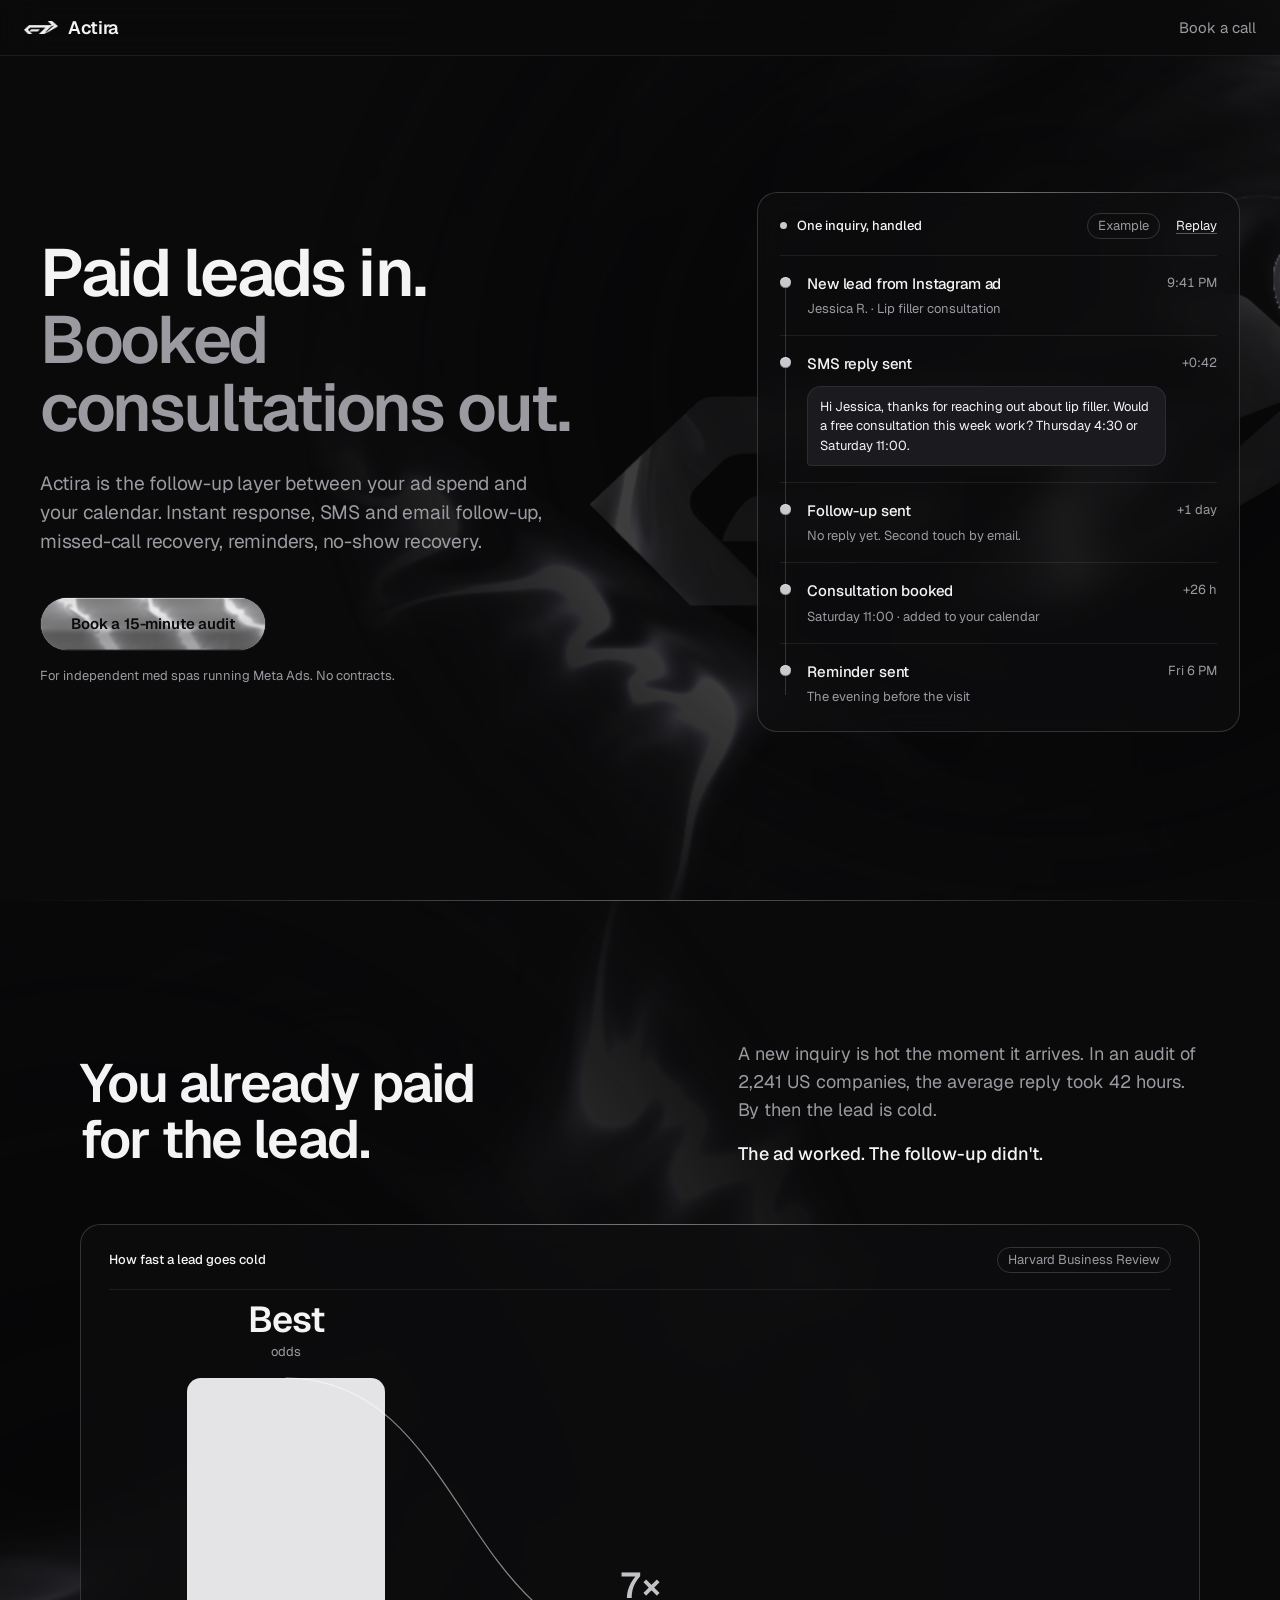
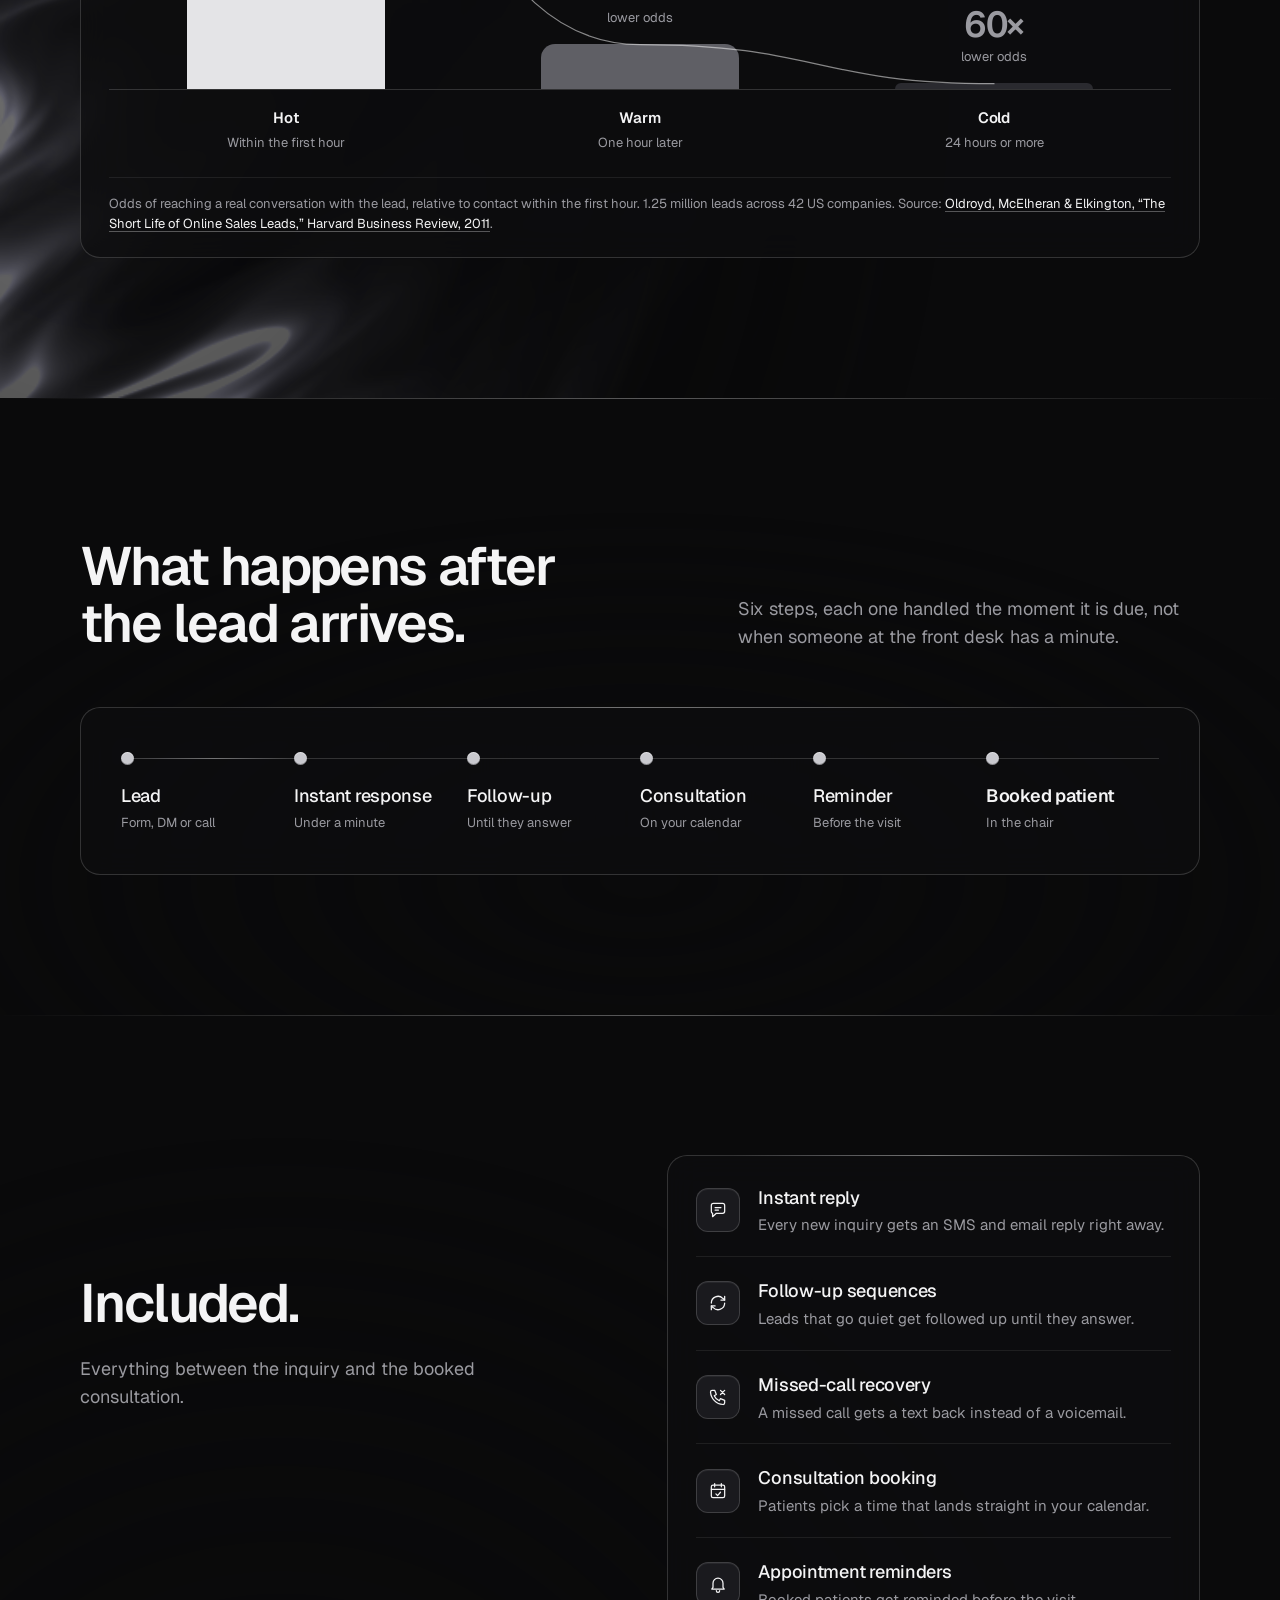
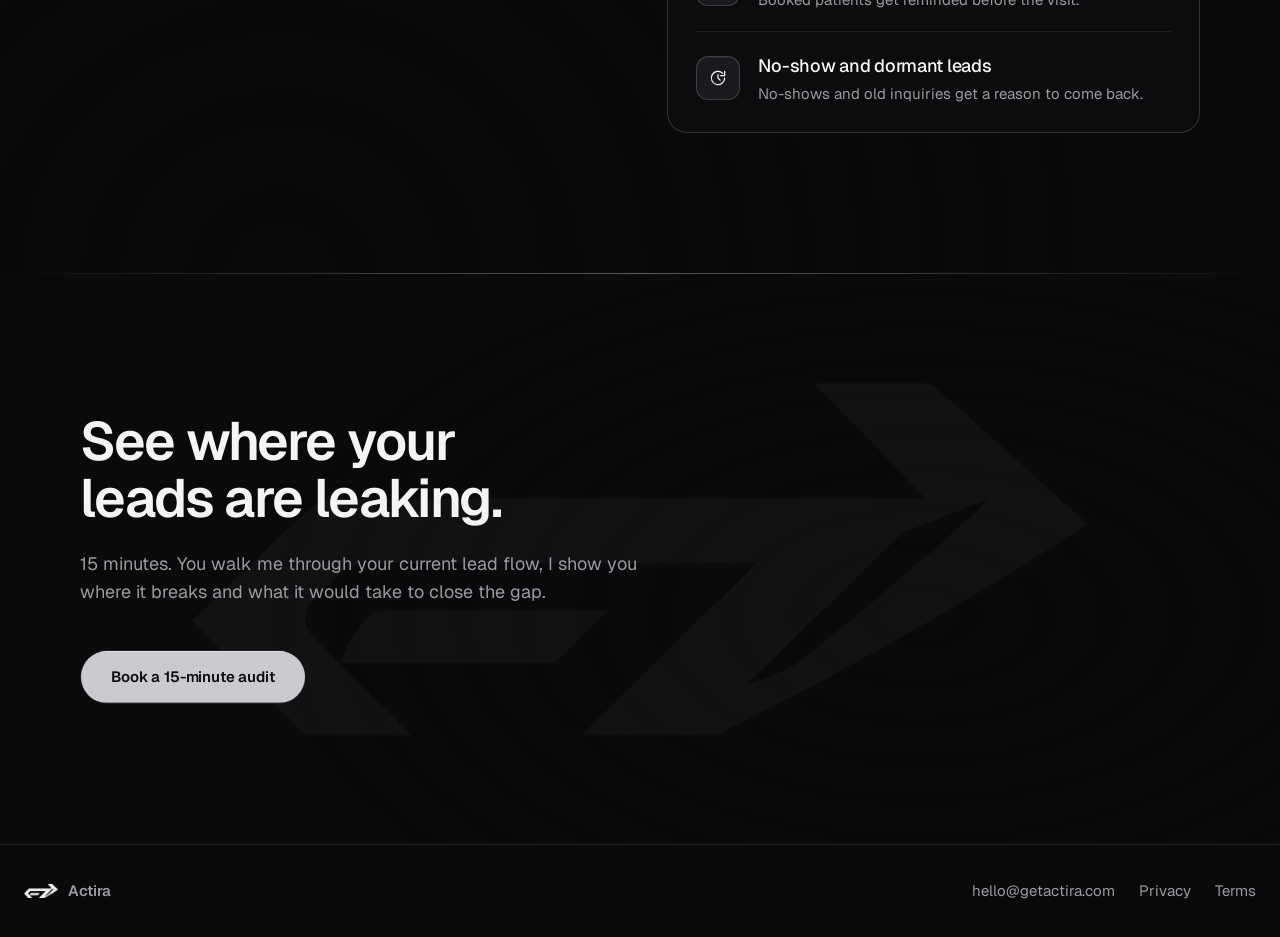
<file: index.html>
<!doctype html>
<html lang="en">
<head>
  <meta charset="utf-8">
  <meta name="viewport" content="width=device-width, initial-scale=1">
  <title>Actira — Paid leads in. Booked consultations out.</title>
  <meta name="description" content="Actira is the follow-up layer between a med spa's ad spend and its calendar. Instant response, SMS and email follow-up, missed-call recovery, reminders, no-show recovery.">
  <meta name="theme-color" content="#0a0a0b">
  <link rel="icon" href="/favicon.png" type="image/png">
  <link rel="canonical" href="https://getactira.com/">
  <meta property="og:title" content="Actira — Paid leads in. Booked consultations out.">
  <meta property="og:description" content="The follow-up layer between your ad spend and your calendar. For independent med spas.">
  <meta property="og:url" content="https://getactira.com/">
  <meta property="og:type" content="website">
  <meta property="og:image" content="https://getactira.com/assets/og.png">
  <meta name="twitter:card" content="summary_large_image">
  <link rel="preconnect" href="https://fonts.googleapis.com">
  <link rel="preconnect" href="https://fonts.gstatic.com" crossorigin>
  <link rel="stylesheet" href="https://fonts.googleapis.com/css2?family=Geist:wght@400;500;600&display=swap">
  <link rel="stylesheet" href="/style.css?v=11">
  <script>document.documentElement.classList.add("js");</script>
  <script src="/site.js?v=10" defer></script>
  <script type="application/ld+json">
  {
    "@context": "https://schema.org",
    "@type": "Organization",
    "name": "Actira",
    "url": "https://getactira.com/",
    "logo": "https://getactira.com/assets/mark-800.png",
    "email": "hello@getactira.com",
    "description": "Lead-to-booking follow-up systems for independent med spas."
  }
  </script>
</head>
<body>
<!--
THESIS: A follow-up layer sold like infrastructure. The hero shows the product working instead of
describing it. Refuses the agency landing page: no illustration hero, no stat row, no logo strip.
OWN-WORLD: One ground (#0a0a0b), dial-white type, one material: liquid chrome rendered live in
WebGL. Near-black with silver veins as the field behind every section, each field placed
differently; brushed silver on the actions. The lead temperature chart stays flat: three tones, no material.
Frosted panels sit over the chrome. Sections meet on a single fading chrome beam. Geist, two weights.
STORY: You already paid for the lead. It goes cold within the hour (HBR 2011: 7x lower odds one
hour later, 60x after a day). Actira handles every step the moment it is due. Book 15 minutes.
FIRST VIEWPORT: Full-height liquid chrome field, Actira mark cut out of chrome at right. Left:
two-line display headline, lead, silver CTA, qualifier. Right: live example of one inquiry going
from form to booked consultation.
FORM: Instrument panel / product datasheet, brief-pinned by the founder, no roll.
FINISH: unreviewed and undocumented is unfinished; this build ends with a batched inspection,
the detector pass, and PRODUCT.md.
-->

<header class="nav">
  <a class="brand" href="/" aria-label="Actira home">
    <img class="brand-mark" src="/assets/mark-160.png" width="34" height="13" alt="">
    <span class="wordmark">Actira</span>
  </a>
  <nav class="nav-links" aria-label="Main">
    <a class="nav-link" href="https://cal.com/getactira/15" data-cal-link="getactira/15" data-cal-namespace="audit" data-cal-config='{"layout":"month_view","theme":"dark"}'>Book a call</a>
  </nav>
</header>

<main>
  <section class="hero" aria-labelledby="hero-title">
    <div class="hero-chrome" data-liquid-chrome="hero" aria-hidden="true"></div>
    <div class="hero-mark" data-liquid-chrome="mark" aria-hidden="true"></div>

    <div class="hero-inner">
      <div class="hero-copy">
        <h1 id="hero-title" class="display">
          <span class="line">Paid leads in.</span>
          <span class="line">Booked consultations out.</span>
        </h1>
        <p class="lead">
          Actira is the follow-up layer between your ad spend and your calendar.
          Instant response, SMS and email follow-up, missed-call recovery,
          reminders, no-show recovery.
        </p>
        <div class="actions">
          <a class="btn-chrome" href="https://cal.com/getactira/15" data-cal-link="getactira/15" data-cal-namespace="audit" data-cal-config='{"layout":"month_view","theme":"dark"}'>
            <span class="btn-chrome-fx" data-liquid-chrome="button" aria-hidden="true"></span>
            <span class="btn-chrome-label">Book a 15-minute audit</span>
          </a>
          <p class="qualifier">For independent med spas running Meta Ads. No contracts.</p>
        </div>
      </div>

      <figure class="demo glass" data-demo tabindex="-1" aria-label="Example: one inquiry handled from form to booked consultation">
        <figcaption class="card-head">
          <span class="demo-pulse" aria-hidden="true"></span>
          <span class="card-title">One inquiry, handled</span>
          <span class="tag">Example</span>
          <button type="button" class="demo-replay" data-demo-replay hidden>Replay</button>
        </figcaption>
        <ol class="demo-feed">
          <li class="demo-row" data-step>
            <span class="demo-node" aria-hidden="true"></span>
            <div class="demo-body">
              <span class="demo-title">New lead from Instagram ad</span>
              <span class="demo-meta">Jessica R. · Lip filler consultation</span>
            </div>
            <span class="demo-time">9:41 PM</span>
          </li>
          <li class="demo-row" data-step>
            <span class="demo-node" aria-hidden="true"></span>
            <div class="demo-body">
              <span class="demo-title">SMS reply sent</span>
              <p class="demo-bubble">Hi Jessica, thanks for reaching out about lip filler. Would a free consultation this week work? Thursday 4:30 or Saturday 11:00.</p>
            </div>
            <span class="demo-time">+0:42</span>
          </li>
          <li class="demo-row" data-step>
            <span class="demo-node" aria-hidden="true"></span>
            <div class="demo-body">
              <span class="demo-title">Follow-up sent</span>
              <span class="demo-meta">No reply yet. Second touch by email.</span>
            </div>
            <span class="demo-time">+1 day</span>
          </li>
          <li class="demo-row" data-step>
            <span class="demo-node" aria-hidden="true"></span>
            <div class="demo-body">
              <span class="demo-title">Consultation booked</span>
              <span class="demo-meta">Saturday 11:00 · added to your calendar</span>
            </div>
            <span class="demo-time">+26 h</span>
          </li>
          <li class="demo-row" data-step>
            <span class="demo-node" aria-hidden="true"></span>
            <div class="demo-body">
              <span class="demo-title">Reminder sent</span>
              <span class="demo-meta">The evening before the visit</span>
            </div>
            <span class="demo-time">Fri 6 PM</span>
          </li>
        </ol>
      </figure>
    </div>
  </section>

  <section class="band problem" aria-labelledby="problem-title">
    <div class="beam" aria-hidden="true"></div>
    <div class="field field-problem" data-liquid-chrome="still" aria-hidden="true"></div>
    <div class="col">
      <div class="section-head" data-reveal>
        <h2 id="problem-title" class="headline">You already paid for the lead.</h2>
        <div>
          <p class="body">
            A new inquiry is hot the moment it arrives. In an audit of 2,241 US
            companies, the average reply took 42 hours. By then the lead is cold.
          </p>
          <p class="body strong">The ad worked. The follow-up didn't.</p>
        </div>
      </div>

      <figure class="temp glass" data-reveal>
        <figcaption class="card-head">
          <span class="card-title">How fast a lead goes cold</span>
          <span class="tag"><span class="tag-long">Harvard Business Review</span><span class="tag-short">HBR 2011</span></span>
        </figcaption>

        <div class="temp-chart" role="img" aria-label="Leads contacted within the first hour have the best odds of a real conversation. One hour later the odds are nearly 7 times lower. After 24 hours they are more than 60 times lower.">
          <svg class="temp-curve" viewBox="0 0 600 100" preserveAspectRatio="none" aria-hidden="true">
            <path d="M100 0 C 200 0, 200 85.7, 300 85.7 S 400 98.3, 500 98.3" pathLength="1" vector-effect="non-scaling-stroke"/>
          </svg>
          <div class="temp-col temp-hot" style="--h:100%">
            <div class="temp-value"><span class="temp-num">Best</span><span class="temp-unit">odds</span></div>
            <div class="temp-bar"></div>
          </div>
          <div class="temp-col temp-warm" style="--h:14.3%">
            <div class="temp-value"><span class="temp-num">7×</span><span class="temp-unit">lower odds</span></div>
            <div class="temp-bar"></div>
          </div>
          <div class="temp-col temp-cold" style="--h:1.7%">
            <div class="temp-value"><span class="temp-num">60×</span><span class="temp-unit">lower odds</span></div>
            <div class="temp-bar"></div>
          </div>
        </div>

        <div class="temp-axis" aria-hidden="true">
          <div><span class="temp-stage">Hot</span><span class="temp-time">Within the first hour</span></div>
          <div><span class="temp-stage">Warm</span><span class="temp-time">One hour later</span></div>
          <div><span class="temp-stage">Cold</span><span class="temp-time">24 hours or more</span></div>
        </div>

        <p class="temp-source">
          Odds of reaching a real conversation with the lead, relative to contact within the first
          hour. 1.25 million leads across 42 US companies. Source:
          <a href="https://hbr.org/2011/03/the-short-life-of-online-sales-leads" target="_blank" rel="noopener">Oldroyd, McElheran &amp; Elkington, “The Short Life of Online Sales Leads,” Harvard Business Review, 2011</a>.
        </p>
      </figure>
    </div>
  </section>

  <section class="band flow" aria-labelledby="flow-title">
    <div class="beam" aria-hidden="true"></div>
    <div class="field field-flow" data-liquid-chrome="still" aria-hidden="true"></div>
    <div class="col">
      <div class="section-head" data-reveal>
        <h2 id="flow-title" class="headline">What happens after the lead arrives.</h2>
        <p class="body">Six steps, each one handled the moment it is due, not when someone at the front desk has a minute.</p>
      </div>
      <div class="instrument glass" data-reveal>
        <ol class="rail">
          <li style="--i:0"><span class="node"></span><span class="step">Lead</span><span class="sub">Form, DM or call</span></li>
          <li style="--i:1"><span class="node"></span><span class="step">Instant response</span><span class="sub">Under a minute</span></li>
          <li style="--i:2"><span class="node"></span><span class="step">Follow-up</span><span class="sub">Until they answer</span></li>
          <li style="--i:3"><span class="node"></span><span class="step">Consultation</span><span class="sub">On your calendar</span></li>
          <li style="--i:4"><span class="node"></span><span class="step">Reminder</span><span class="sub">Before the visit</span></li>
          <li style="--i:5"><span class="node"></span><span class="step">Booked patient</span><span class="sub">In the chair</span></li>
        </ol>
      </div>
    </div>
  </section>

  <section class="band included" aria-labelledby="included-title">
    <div class="beam" aria-hidden="true"></div>
    <div class="field field-included" data-liquid-chrome="still" aria-hidden="true"></div>
    <div class="col split split-top">
      <div class="split-copy sticky" data-reveal>
        <h2 id="included-title" class="headline">Included.</h2>
        <p class="body">Everything between the inquiry and the booked consultation.</p>
      </div>

      <ul class="features glass" data-reveal>
        <li>
          <span class="feature-icon"><svg class="ico" viewBox="0 0 24 24" aria-hidden="true"><path d="M4 6.5A2.5 2.5 0 0 1 6.5 4h11A2.5 2.5 0 0 1 20 6.5v7a2.5 2.5 0 0 1-2.5 2.5H10l-4.5 4v-4A2.5 2.5 0 0 1 4 13.5z"/><path d="M8.5 9h7M8.5 12h4"/></svg></span>
          <div><span class="feature-title">Instant reply</span><span class="feature-meta">Every new inquiry gets an SMS and email reply right away.</span></div>
        </li>
        <li>
          <span class="feature-icon"><svg class="ico" viewBox="0 0 24 24" aria-hidden="true"><path d="M4 12a8 8 0 0 1 13.7-5.6L20 8.5"/><path d="M20 4v4.5h-4.5"/><path d="M20 12a8 8 0 0 1-13.7 5.6L4 15.5"/><path d="M4 20v-4.5h4.5"/></svg></span>
          <div><span class="feature-title">Follow-up sequences</span><span class="feature-meta">Leads that go quiet get followed up until they answer.</span></div>
        </li>
        <li>
          <span class="feature-icon"><svg class="ico" viewBox="0 0 24 24" aria-hidden="true"><path d="M5 4h3l2 5-2.5 1.5a11 11 0 0 0 6 6L15 14l5 2v3a2 2 0 0 1-2 2A16 16 0 0 1 3 6a2 2 0 0 1 2-2z"/><path d="M15 4l5 5M20 4l-5 5"/></svg></span>
          <div><span class="feature-title">Missed-call recovery</span><span class="feature-meta">A missed call gets a text back instead of a voicemail.</span></div>
        </li>
        <li>
          <span class="feature-icon"><svg class="ico" viewBox="0 0 24 24" aria-hidden="true"><rect x="4" y="5" width="16" height="15" rx="2"/><path d="M4 10h16M8 3v4M16 3v4"/><path d="M9.5 15.5l2 2 3.5-4"/></svg></span>
          <div><span class="feature-title">Consultation booking</span><span class="feature-meta">Patients pick a time that lands straight in your calendar.</span></div>
        </li>
        <li>
          <span class="feature-icon"><svg class="ico" viewBox="0 0 24 24" aria-hidden="true"><path d="M6 16V11a6 6 0 0 1 12 0v5l1.5 2h-15z"/><path d="M10 20a2 2 0 0 0 4 0"/></svg></span>
          <div><span class="feature-title">Appointment reminders</span><span class="feature-meta">Booked patients get reminded before the visit.</span></div>
        </li>
        <li>
          <span class="feature-icon"><svg class="ico" viewBox="0 0 24 24" aria-hidden="true"><path d="M20 12a8 8 0 1 1-2.3-5.6"/><path d="M20 4v5h-5"/><path d="M12 8v4l2.5 2.5"/></svg></span>
          <div><span class="feature-title">No-show and dormant leads</span><span class="feature-meta">No-shows and old inquiries get a reason to come back.</span></div>
        </li>
      </ul>
    </div>
  </section>

  <section class="band close" aria-labelledby="close-title">
    <div class="beam" aria-hidden="true"></div>
    <div class="field field-close" data-liquid-chrome="field" aria-hidden="true"></div>
    <img class="close-mark" src="/assets/mark-800.png" width="800" height="315" alt="" aria-hidden="true" decoding="async" loading="lazy">
    <div class="col close-inner" data-reveal>
      <h2 id="close-title" class="headline">See where your leads are leaking.</h2>
      <p class="body">
        15 minutes. You walk me through your current lead flow, I show you where
        it breaks and what it would take to close the gap.
      </p>
      <a class="btn-chrome" href="https://cal.com/getactira/15" data-cal-link="getactira/15" data-cal-namespace="audit" data-cal-config='{"layout":"month_view","theme":"dark"}'>
        <span class="btn-chrome-fx" data-liquid-chrome="button" aria-hidden="true"></span>
        <span class="btn-chrome-label">Book a 15-minute audit</span>
      </a>
    </div>
  </section>
</main>

<footer class="footer">
  <span class="brand">
    <img class="brand-mark" src="/assets/mark-160.png" width="34" height="13" alt="">
    <span class="wordmark small">Actira</span>
  </span>
  <nav class="footer-links" aria-label="Legal">
    <a class="footer-link" href="mailto:hello@getactira.com">hello@getactira.com</a>
    <a class="footer-link" href="/privacy">Privacy</a>
    <a class="footer-link" href="/terms">Terms</a>
  </nav>
</footer>
<!-- Cal.com element-click embed: the CTAs keep a plain href, so booking still works without JS -->
<script>
(function (C, A, L) { let p = function (a, ar) { a.q.push(ar); }; let d = C.document; C.Cal = C.Cal || function () { let cal = C.Cal; let ar = arguments; if (!cal.loaded) { cal.ns = {}; cal.q = cal.q || []; d.head.appendChild(d.createElement("script")).src = A; cal.loaded = true; } if (ar[0] === L) { const api = function () { p(api, arguments); }; const namespace = ar[1]; api.q = api.q || []; if(typeof namespace === "string"){cal.ns[namespace] = cal.ns[namespace] || api;p(cal.ns[namespace], ar);p(cal, ["initNamespace", namespace]);} else p(cal, ar); return;} p(cal, ar); }; })(window, "https://app.cal.com/embed/embed.js", "init");
Cal("init", "audit", {origin:"https://cal.com"});
Cal.ns["audit"]("ui", {"theme":"dark","cssVarsPerTheme":{"light":{"cal-brand":"#0a0a0b"},"dark":{"cal-brand":"#c9c9ce"}},"hideEventTypeDetails":false,"layout":"month_view"});
// the embed opens its pop-up but leaves the link's default alone, so the page would also navigate
// away; cancel it only once embed.js has loaded (Cal.instance), otherwise the plain link still books
document.addEventListener("click", function (e) {
  if (e.button !== 0 || e.metaKey || e.ctrlKey || e.shiftKey || e.altKey) return;
  if (e.target.closest("a[data-cal-link]") && window.Cal && Cal.instance) e.preventDefault();
});
</script>
</body>
</html>
</file>
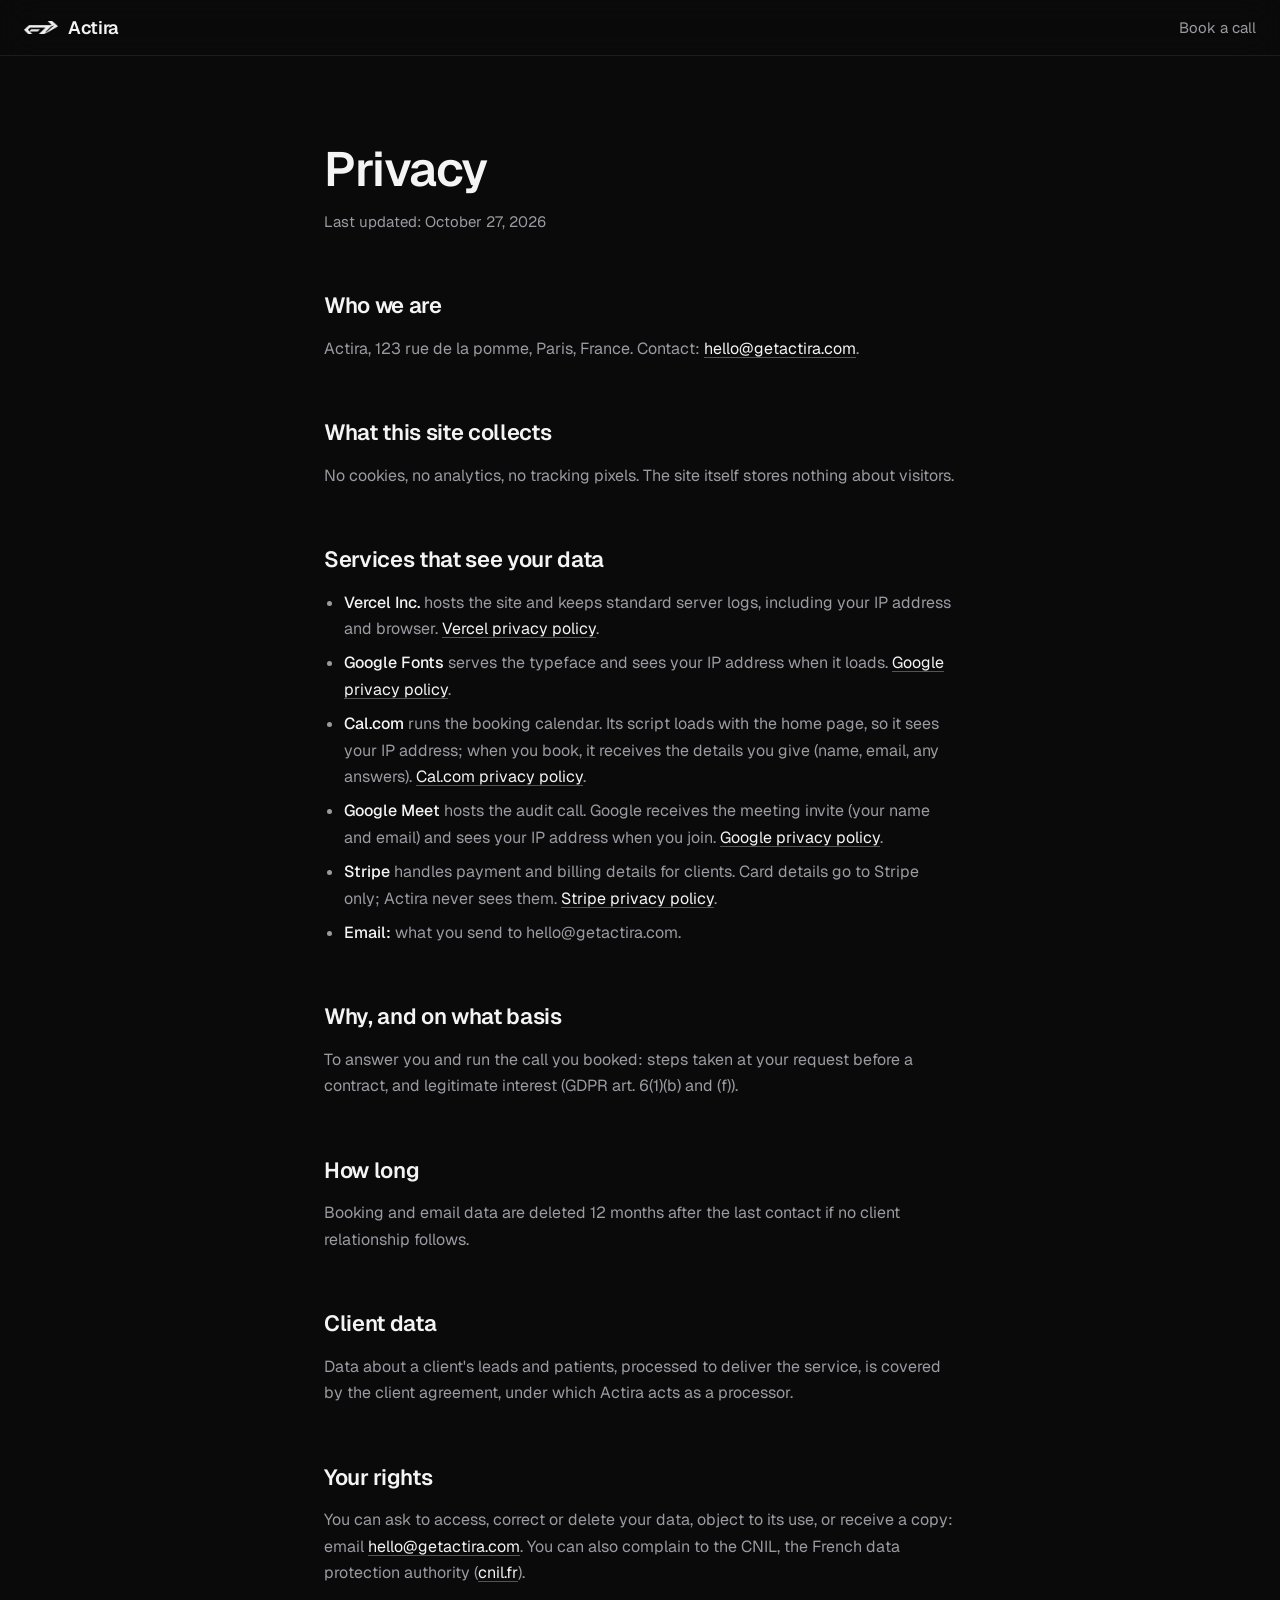
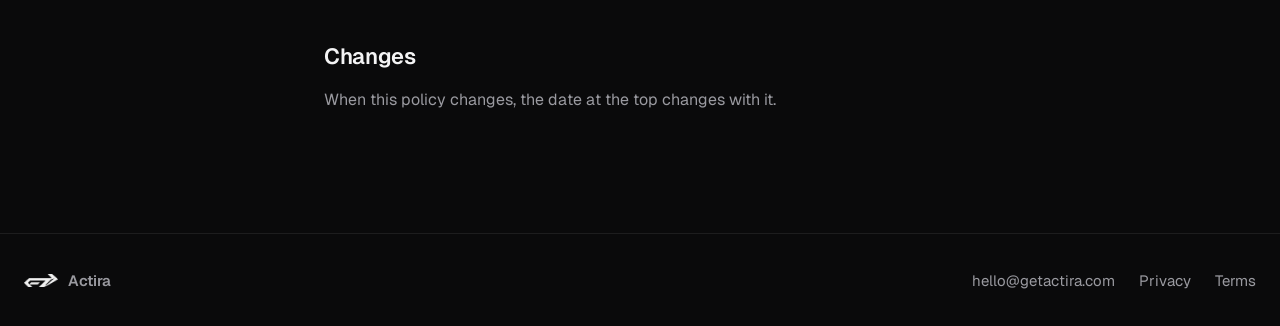
<file: privacy.html>
<!doctype html>
<html lang="en">
<head>
  <meta charset="utf-8">
  <meta name="viewport" content="width=device-width, initial-scale=1">
  <title>Privacy — Actira</title>
  <meta name="description" content="How getactira.com handles visitor data: no cookies, no analytics, and the outside services that see your data.">
  <meta name="theme-color" content="#0a0a0b">
  <link rel="icon" href="/favicon.png" type="image/png">
  <link rel="canonical" href="https://getactira.com/privacy">
  <link rel="preconnect" href="https://fonts.googleapis.com">
  <link rel="preconnect" href="https://fonts.gstatic.com" crossorigin>
  <link rel="stylesheet" href="https://fonts.googleapis.com/css2?family=Geist:wght@400;500;600&display=swap">
  <link rel="stylesheet" href="/style.css?v=11">
</head>
<body>

<header class="nav">
  <a class="brand" href="/" aria-label="Actira home">
    <img class="brand-mark" src="/assets/mark-160.png" width="34" height="13" alt="">
    <span class="wordmark">Actira</span>
  </a>
  <nav class="nav-links" aria-label="Main">
    <a class="nav-link" href="https://cal.com/getactira/15">Book a call</a>
  </nav>
</header>

<main class="legal">
  <h1>Privacy</h1>
  <p class="updated">Last updated: October 27, 2026</p>

  <h2>Who we are</h2>
  <p>Actira, 123 rue de la pomme, Paris, France. Contact: <a href="mailto:hello@getactira.com">hello@getactira.com</a>.</p>

  <h2>What this site collects</h2>
  <p>No cookies, no analytics, no tracking pixels. The site itself stores nothing about visitors.</p>

  <h2>Services that see your data</h2>
  <ul>
    <li><strong>Vercel Inc.</strong> hosts the site and keeps standard server logs, including your IP address and browser. <a href="https://vercel.com/legal/privacy-policy" rel="noopener">Vercel privacy policy</a>.</li>
    <li><strong>Google Fonts</strong> serves the typeface and sees your IP address when it loads. <a href="https://policies.google.com/privacy" rel="noopener">Google privacy policy</a>.</li>
    <li><strong>Cal.com</strong> runs the booking calendar. Its script loads with the home page, so it sees your IP address; when you book, it receives the details you give (name, email, any answers). <a href="https://cal.com/privacy" rel="noopener">Cal.com privacy policy</a>.</li>
    <li><strong>Google Meet</strong> hosts the audit call. Google receives the meeting invite (your name and email) and sees your IP address when you join. <a href="https://policies.google.com/privacy" rel="noopener">Google privacy policy</a>.</li>
    <li><strong>Stripe</strong> handles payment and billing details for clients. Card details go to Stripe only; Actira never sees them. <a href="https://stripe.com/privacy" rel="noopener">Stripe privacy policy</a>.</li>
    <li><strong>Email:</strong> what you send to hello@getactira.com.</li>
  </ul>

  <h2>Why, and on what basis</h2>
  <p>To answer you and run the call you booked: steps taken at your request before a contract, and legitimate interest (GDPR art. 6(1)(b) and (f)).</p>

  <h2>How long</h2>
  <p>Booking and email data are deleted 12 months after the last contact if no client relationship follows.</p>

  <h2>Client data</h2>
  <p>Data about a client's leads and patients, processed to deliver the service, is covered by the client agreement, under which Actira acts as a processor.</p>

  <h2>Your rights</h2>
  <p>You can ask to access, correct or delete your data, object to its use, or receive a copy: email <a href="mailto:hello@getactira.com">hello@getactira.com</a>. You can also complain to the CNIL, the French data protection authority (<a href="https://www.cnil.fr" rel="noopener">cnil.fr</a>).</p>

  <h2>Changes</h2>
  <p>When this policy changes, the date at the top changes with it.</p>
</main>

<footer class="footer">
  <span class="brand">
    <img class="brand-mark" src="/assets/mark-160.png" width="34" height="13" alt="">
    <span class="wordmark small">Actira</span>
  </span>
  <nav class="footer-links" aria-label="Legal">
    <a class="footer-link" href="mailto:hello@getactira.com">hello@getactira.com</a>
    <a class="footer-link" href="/privacy" aria-current="page">Privacy</a>
    <a class="footer-link" href="/terms">Terms</a>
  </nav>
</footer>
</body>
</html>
</file>
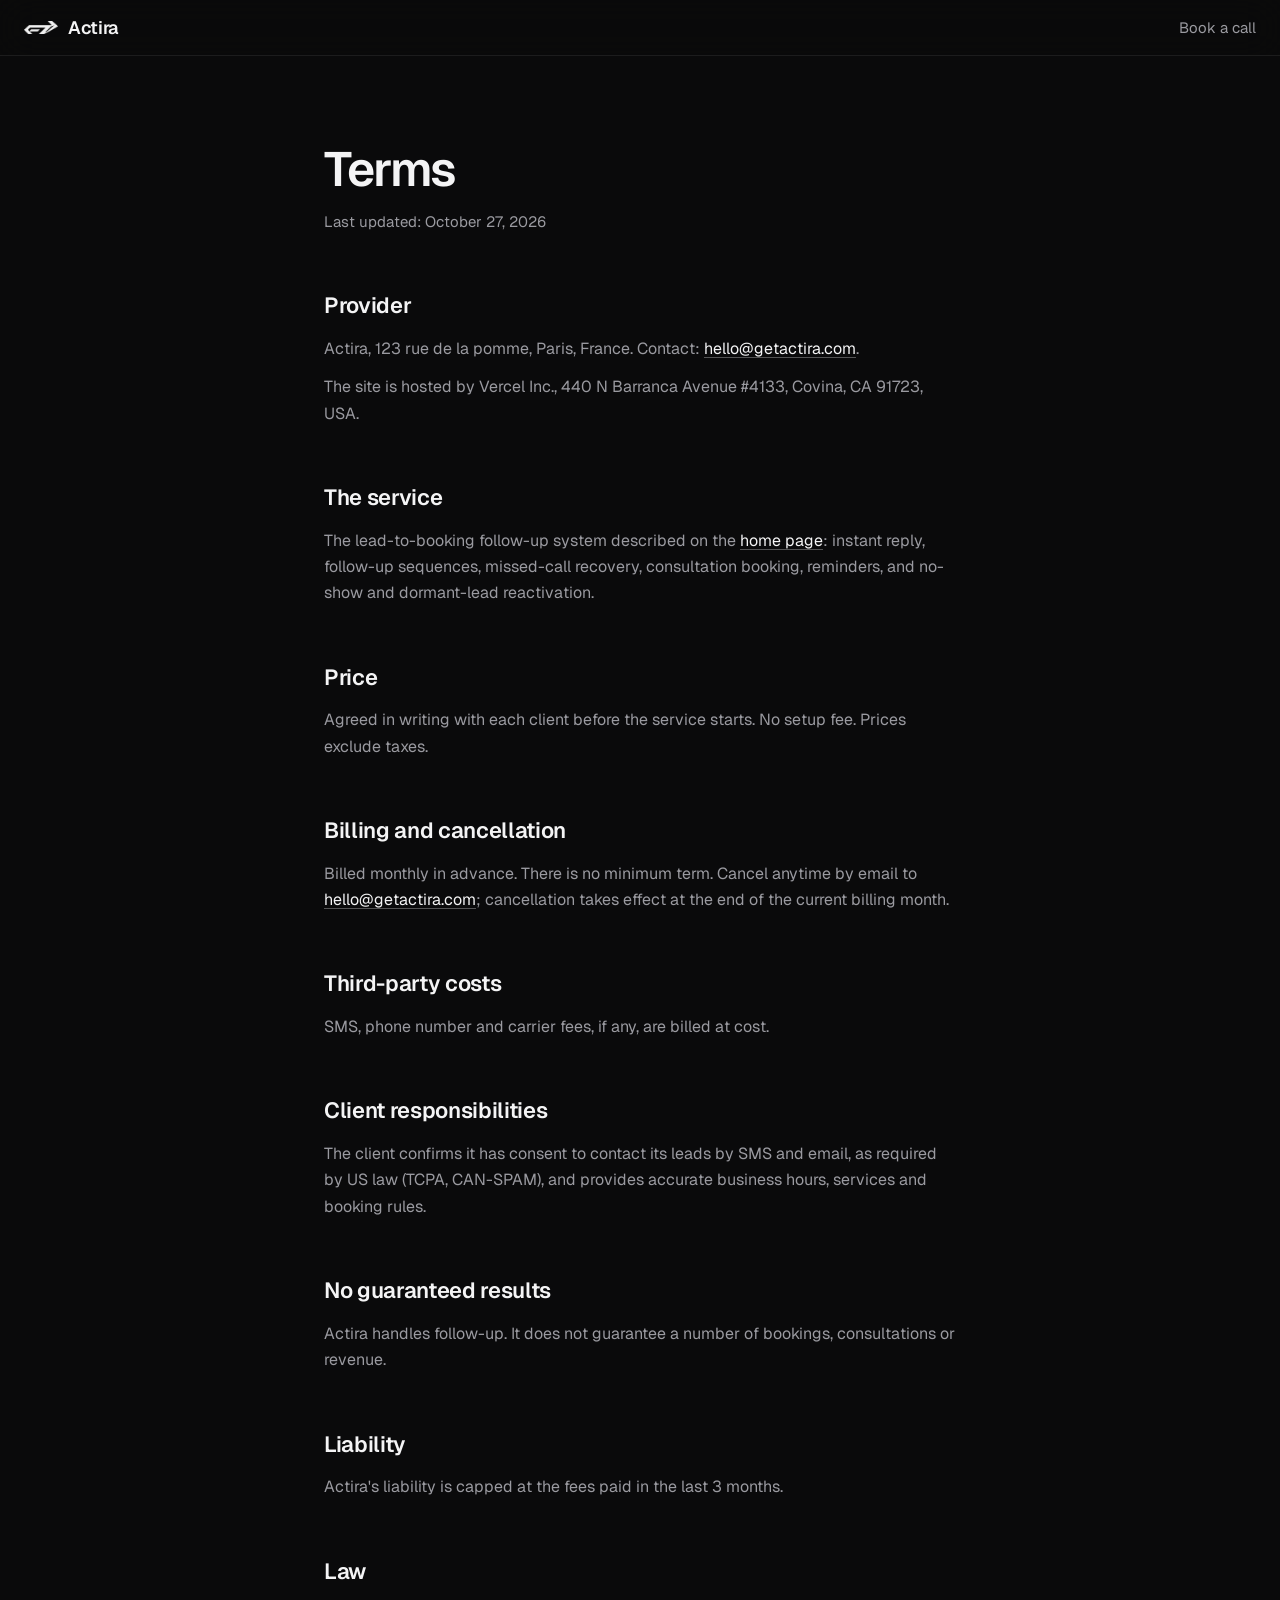
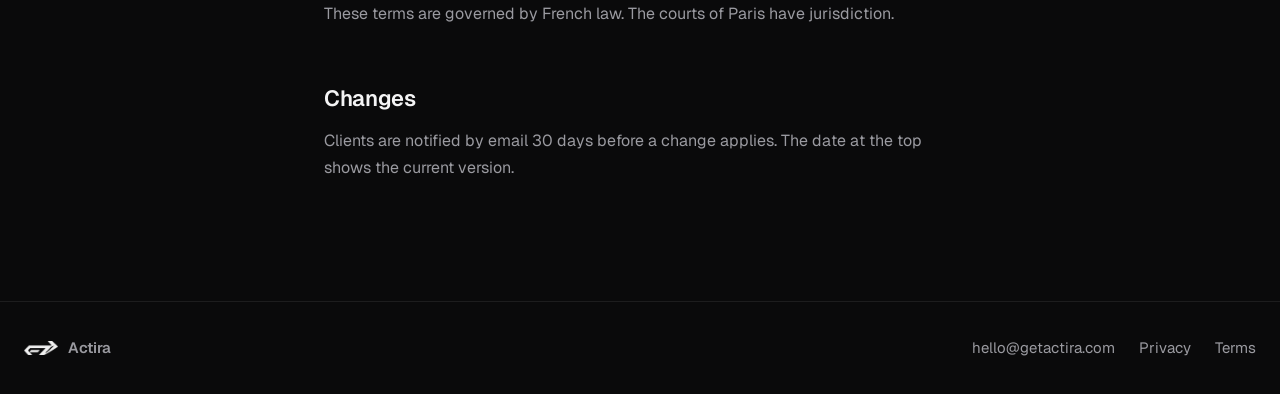
<file: terms.html>
<!doctype html>
<html lang="en">
<head>
  <meta charset="utf-8">
  <meta name="viewport" content="width=device-width, initial-scale=1">
  <title>Terms — Actira</title>
  <meta name="description" content="Terms of service for Actira, the lead-to-booking follow-up system for independent med spas.">
  <meta name="theme-color" content="#0a0a0b">
  <link rel="icon" href="/favicon.png" type="image/png">
  <link rel="canonical" href="https://getactira.com/terms">
  <link rel="preconnect" href="https://fonts.googleapis.com">
  <link rel="preconnect" href="https://fonts.gstatic.com" crossorigin>
  <link rel="stylesheet" href="https://fonts.googleapis.com/css2?family=Geist:wght@400;500;600&display=swap">
  <link rel="stylesheet" href="/style.css?v=11">
</head>
<body>

<header class="nav">
  <a class="brand" href="/" aria-label="Actira home">
    <img class="brand-mark" src="/assets/mark-160.png" width="34" height="13" alt="">
    <span class="wordmark">Actira</span>
  </a>
  <nav class="nav-links" aria-label="Main">
    <a class="nav-link" href="https://cal.com/getactira/15">Book a call</a>
  </nav>
</header>

<main class="legal">
  <h1>Terms</h1>
  <p class="updated">Last updated: October 27, 2026</p>

  <h2>Provider</h2>
  <p>Actira, 123 rue de la pomme, Paris, France. Contact: <a href="mailto:hello@getactira.com">hello@getactira.com</a>.</p>
  <p>The site is hosted by Vercel Inc., 440 N Barranca Avenue #4133, Covina, CA 91723, USA.</p>

  <h2>The service</h2>
  <p>The lead-to-booking follow-up system described on the <a href="/">home page</a>: instant reply, follow-up sequences, missed-call recovery, consultation booking, reminders, and no-show and dormant-lead reactivation.</p>

  <h2>Price</h2>
  <p>Agreed in writing with each client before the service starts. No setup fee. Prices exclude taxes.</p>

  <h2>Billing and cancellation</h2>
  <p>Billed monthly in advance. There is no minimum term. Cancel anytime by email to <a href="mailto:hello@getactira.com">hello@getactira.com</a>; cancellation takes effect at the end of the current billing month.</p>

  <h2>Third-party costs</h2>
  <p>SMS, phone number and carrier fees, if any, are billed at cost.</p>

  <h2>Client responsibilities</h2>
  <p>The client confirms it has consent to contact its leads by SMS and email, as required by US law (TCPA, CAN-SPAM), and provides accurate business hours, services and booking rules.</p>

  <h2>No guaranteed results</h2>
  <p>Actira handles follow-up. It does not guarantee a number of bookings, consultations or revenue.</p>

  <h2>Liability</h2>
  <p>Actira's liability is capped at the fees paid in the last 3 months.</p>

  <h2>Law</h2>
  <p>These terms are governed by French law. The courts of Paris have jurisdiction.</p>

  <h2>Changes</h2>
  <p>Clients are notified by email 30 days before a change applies. The date at the top shows the current version.</p>
</main>

<footer class="footer">
  <span class="brand">
    <img class="brand-mark" src="/assets/mark-160.png" width="34" height="13" alt="">
    <span class="wordmark small">Actira</span>
  </span>
  <nav class="footer-links" aria-label="Legal">
    <a class="footer-link" href="mailto:hello@getactira.com">hello@getactira.com</a>
    <a class="footer-link" href="/privacy">Privacy</a>
    <a class="footer-link" href="/terms" aria-current="page">Terms</a>
  </nav>
</footer>
</body>
</html>
</file>
<file: style.css>
:root {
  --bg: #0a0a0b;
  --housing: #151518;
  --text: #f4f4f5;
  --dim: #9a9aa0;
  --hairline: rgba(255, 255, 255, 0.08);
  --hairline-live: rgba(255, 255, 255, 0.16);
  --silver: #c9c9ce;
  --silver-edge: inset 0 1px 0 rgba(255, 255, 255, 0.45), inset 0 -1px 0 rgba(0, 0, 0, 0.3);
  --beam: linear-gradient(90deg, transparent 0%, rgba(255, 255, 255, 0.32) 50%, transparent 100%);
  --font: "Geist", ui-sans-serif, system-ui, -apple-system, "Segoe UI", sans-serif;
  --gutter: 24px;
  --measure: 680px;
  --wide: 1120px;
  --section: 140px;
  --ease: cubic-bezier(0.16, 1, 0.3, 1);
  color-scheme: dark;
}

*,
*::before,
*::after { box-sizing: border-box; }

html {
  background: var(--bg);
  -webkit-text-size-adjust: 100%;
  scroll-behavior: smooth;
}

body {
  margin: 0;
  background: var(--bg);
  color: var(--text);
  font-family: var(--font);
  font-size: 18px;
  line-height: 1.55;
  -webkit-font-smoothing: antialiased;
  text-rendering: optimizeLegibility;
  overflow-x: clip;
}

::selection { background: var(--silver); color: #0a0a0b; }
:focus-visible { outline: 2px solid var(--silver); outline-offset: 3px; border-radius: 6px; }
a { color: inherit; text-decoration: none; }
h1, h2, p, ul, ol, figure { margin: 0; }
img { display: block; }

.col { width: 100%; max-width: var(--wide); margin-inline: auto; position: relative; }
.headline,
.lead,
.body,
.qualifier { max-width: var(--measure); }

/* ---------- Brand + nav ---------- */

.brand { display: inline-flex; align-items: center; gap: 10px; }
.brand-mark { width: 34px; height: auto; opacity: 0.95; }
.wordmark { font-weight: 600; font-size: 18px; letter-spacing: -0.02em; }
.wordmark.small { font-size: 15px; color: var(--dim); }

.nav {
  position: fixed;
  inset: 0 0 auto 0;
  height: 56px;
  display: flex;
  align-items: center;
  justify-content: space-between;
  padding: 0 var(--gutter);
  background: rgba(10, 10, 11, 0.7);
  backdrop-filter: blur(20px);
  -webkit-backdrop-filter: blur(20px);
  border-bottom: 1px solid var(--hairline);
  z-index: 10;
}

.nav-links { display: flex; align-items: center; gap: 24px; }

.nav-link,
.footer-link {
  font-size: 15px;
  color: var(--dim);
  min-height: 44px;
  display: inline-flex;
  align-items: center;
  transition: color 150ms var(--ease);
}
.nav-link:hover,
.footer-link:hover { color: var(--text); }

/* ---------- Type: 13 · 15 · 18 · 22 · 28 · 36 · 48 · 56 · 72 ---------- */

.display {
  font-size: clamp(44px, 5.2vw, 72px);
  font-weight: 600;
  line-height: 1.02;
  letter-spacing: -0.035em;
  text-wrap: balance;
}
.display .line { display: block; animation: settle 900ms var(--ease) both; }
.display .line:nth-child(2) { animation-delay: 90ms; color: var(--dim); }

.headline {
  font-size: clamp(32px, 4.2vw, 56px);
  font-weight: 600;
  line-height: 1.05;
  letter-spacing: -0.03em;
  text-wrap: balance;
  margin-bottom: 24px;
}

.lead {
  font-size: clamp(18px, 1.5vw, 20px);
  line-height: 1.5;
  letter-spacing: -0.01em;
  color: var(--dim);
  margin-top: 28px;
  max-width: 520px;
}

.body { color: var(--dim); max-width: 480px; }
.body + .body { margin-top: 16px; }
.body.strong { color: var(--text); font-weight: 500; }
.qualifier { font-size: 13px; line-height: 1.45; color: var(--dim); margin-top: 16px; }

/* ---------- Shared surfaces ---------- */

section { position: relative; padding: var(--section) var(--gutter); }

.band { overflow: hidden; isolation: isolate; background: var(--bg); }

.beam {
  position: absolute;
  top: 0;
  left: 0;
  right: 0;
  height: 1px;
  background: var(--beam);
  z-index: 1;
  pointer-events: none;
}

.field,
.hero-chrome {
  position: absolute;
  inset: 0;
  z-index: -1;
  background: var(--bg);
  pointer-events: none;
}
.field canvas,
.hero-chrome canvas {
  width: 100%;
  height: 100%;
  display: block;
  opacity: 0;
  transition: opacity 1200ms var(--ease);
}
.field.is-live canvas,
.hero-chrome.is-live canvas { opacity: 1; }

.glass {
  position: relative;
  background: rgba(14, 14, 16, 0.72);
  -webkit-backdrop-filter: blur(16px) saturate(120%);
  backdrop-filter: blur(16px) saturate(120%);
  border: 1px solid var(--hairline-live);
  border-radius: 20px;
}
.glass::before {
  content: "";
  position: absolute;
  top: -1px;
  left: 12%;
  right: 12%;
  height: 1px;
  background: var(--beam);
  pointer-events: none;
}

.card-head {
  display: flex;
  align-items: center;
  gap: 10px;
  padding-bottom: 16px;
  border-bottom: 1px solid var(--hairline);
  font-size: 13px;
  color: var(--dim);
}
.card-title { color: var(--text); font-weight: 500; }
.tag-short { display: none; }
.sr-only {
  position: absolute;
  width: 1px;
  height: 1px;
  padding: 0;
  margin: -1px;
  overflow: hidden;
  clip: rect(0, 0, 0, 0);
  white-space: nowrap;
  border: 0;
}
.tag {
  white-space: nowrap;
  margin-left: auto;
  font-size: 13px;
  color: var(--dim);
  padding: 2px 10px;
  border: 1px solid var(--hairline-live);
  border-radius: 999px;
}

.split {
  display: grid;
  grid-template-columns: minmax(0, 1fr) minmax(0, 1.05fr);
  gap: 80px;
  align-items: center;
}
.split-top { align-items: start; }
.sticky { position: sticky; top: 120px; }

/* ---------- Liquid chrome button ---------- */

.btn-chrome {
  position: relative;
  display: inline-flex;
  align-items: center;
  justify-content: center;
  min-height: 54px;
  padding: 0 30px;
  border-radius: 999px;
  overflow: hidden;
  isolation: isolate;
  border: 1px solid #1f1f23;
  box-shadow: var(--silver-edge);
  transition: transform 90ms ease-out;
  -webkit-tap-highlight-color: transparent;
}
.btn-chrome:active { transform: scale(0.97); }

.btn-chrome-fx {
  position: absolute;
  inset: 0;
  z-index: -1;
  background:
    repeating-linear-gradient(90deg, rgba(255, 255, 255, 0.04) 0 1px, transparent 1px 3px),
    var(--silver);
}
.btn-chrome-fx canvas {
  position: absolute;
  inset: 0;
  width: 100%;
  height: 100%;
  display: block;
}
.btn-chrome-fx::after {
  content: "";
  position: absolute;
  inset: 0;
  border-radius: inherit;
  box-shadow: var(--silver-edge);
  pointer-events: none;
}

.btn-chrome-label {
  position: relative;
  color: #0a0a0b;
  font-size: 15px;
  font-weight: 600;
  letter-spacing: -0.01em;
  white-space: nowrap;
}

/* ---------- Hero ---------- */

.hero {
  min-height: 100svh;
  display: flex;
  align-items: center;
  padding-top: calc(56px + 56px);
  padding-bottom: 88px;
  overflow: hidden;
  isolation: isolate;
}

.hero-chrome {
  z-index: -2;
  -webkit-mask-image: radial-gradient(75% 95% at 82% 42%, #000 0%, rgba(0, 0, 0, 0.55) 45%, transparent 78%);
  mask-image: radial-gradient(75% 95% at 82% 42%, #000 0%, rgba(0, 0, 0, 0.55) 45%, transparent 78%);
}
.hero-chrome canvas { transition-duration: 1600ms; }

.hero-mark {
  position: absolute;
  z-index: -1;
  right: -8vw;
  top: 50%;
  width: min(62vw, 980px);
  aspect-ratio: 800 / 315;
  transform: translateY(-50%);
  background: #1a1a1d;
  -webkit-mask: url("/assets/mark-800.png") center / contain no-repeat;
  mask: url("/assets/mark-800.png") center / contain no-repeat;
  opacity: 0.22;
  pointer-events: none;
}
.hero-mark canvas { width: 100%; height: 100%; display: block; }

.hero-inner {
  width: 100%;
  max-width: 1200px;
  margin-inline: auto;
  display: grid;
  grid-template-columns: minmax(0, 1.15fr) minmax(0, 0.85fr);
  gap: 64px;
  align-items: center;
}

.actions { margin-top: 40px; }

/* ---------- Live demo ---------- */

.demo { padding: 20px 22px 8px; }

.demo:focus { outline: none; }
.demo:focus-visible { outline: 2px solid var(--silver); outline-offset: 3px; border-radius: 20px; }

.demo-replay {
  display: inline-flex;
  align-items: center;
  min-height: 44px;
  margin: -12px -6px -12px 0;
  padding: 0 6px;
  border: 0;
  background: none;
  font: inherit;
  font-size: 13px;
  color: var(--text);
  text-decoration: underline;
  text-decoration-color: rgba(255, 255, 255, 0.3);
  text-underline-offset: 3px;
  cursor: pointer;
}
.demo-replay:hover { text-decoration-color: var(--text); }
.demo-replay[hidden] { display: none; }

.demo-pulse {
  width: 7px;
  height: 7px;
  border-radius: 50%;
  background: var(--silver);
  animation: pulse 2s ease-in-out infinite;
}

.demo-feed { list-style: none; padding: 0; position: relative; }
.demo-feed::before {
  content: "";
  position: absolute;
  left: 5px;
  top: 26px;
  bottom: 28px;
  width: 1px;
  background: var(--hairline-live);
}

.demo-row {
  position: relative;
  display: grid;
  grid-template-columns: 11px minmax(0, 1fr) auto;
  gap: 16px;
  align-items: start;
  padding: 16px 0;
}
.demo-row + .demo-row { border-top: 1px solid var(--hairline); }

.demo-node {
  width: 11px;
  height: 11px;
  margin-top: 5px;
  border-radius: 50%;
  background: var(--silver);
  box-shadow: var(--silver-edge);
  position: relative;
  z-index: 1;
}
.demo-body { display: grid; gap: 4px; min-width: 0; }
.demo-title { font-size: 15px; font-weight: 500; color: var(--text); letter-spacing: -0.01em; }
.demo-meta { font-size: 13px; color: var(--dim); }
.demo-time {
  font-size: 13px;
  color: var(--dim);
  font-variant-numeric: tabular-nums;
  white-space: nowrap;
  padding-top: 1px;
}
.demo-bubble {
  margin-top: 6px;
  font-size: 13px;
  line-height: 1.5;
  color: var(--text);
  background: #1b1b1f;
  border: 1px solid var(--hairline);
  border-radius: 14px 14px 14px 4px;
  padding: 10px 12px;
}

.demo.is-playing .demo-row {
  opacity: 0;
  transform: translateY(8px);
  transition: opacity 500ms var(--ease), transform 700ms var(--ease);
}
.demo.is-playing .demo-row .demo-node {
  background: #2a2a2e;
  box-shadow: none;
  transition: background 500ms var(--ease) 150ms;
}
.demo.is-playing .demo-row.on { opacity: 1; transform: none; }
.demo.is-playing .demo-row.on .demo-node { background: var(--silver); box-shadow: var(--silver-edge); }
.demo.is-done .demo-pulse { animation: none; }

/* ---------- Problem: temperature ---------- */

.field-problem {
  -webkit-mask-image: radial-gradient(85% 120% at 8% 70%, #000 0%, rgba(0, 0, 0, 0.6) 40%, transparent 78%);
  mask-image: radial-gradient(85% 120% at 8% 70%, #000 0%, rgba(0, 0, 0, 0.6) 40%, transparent 78%);
}

.section-head {
  display: grid;
  grid-template-columns: minmax(0, 1fr) minmax(0, 0.8fr);
  gap: 80px;
  align-items: end;
  margin-bottom: 56px;
}
.section-head .headline { margin-bottom: 0; }
.section-head > :last-child { justify-self: end; }

.temp { padding: 22px 28px 24px; }

.temp-chart {
  --pad: 88px;
  position: relative;
  display: grid;
  grid-template-columns: repeat(3, minmax(0, 1fr));
  height: 400px;
  padding-top: var(--pad);
  border-bottom: 1px solid var(--hairline-live);
}

/* bar heights are the study's ratios at true scale: 1, 1/7, 1/60 */
.temp-col {
  position: relative;
  display: flex;
  flex-direction: column;
  justify-content: flex-end;
  align-items: center;
  height: 100%;
}
.temp-bar {
  position: relative;
  width: min(56%, 200px);
  height: max(var(--h), 4px);
  border-radius: 14px 14px 0 0;
  overflow: hidden;
  transform-origin: bottom;
  transition: transform 1100ms var(--ease);
}
.temp-value {
  position: absolute;
  left: 0;
  right: 0;
  bottom: calc(var(--h) + 16px);
  display: grid;
  justify-items: center;
  gap: 4px;
  text-align: center;
  transition: opacity 700ms var(--ease);
}
.temp-num {
  font-size: 36px;
  font-weight: 600;
  line-height: 1;
  letter-spacing: -0.03em;
  font-variant-numeric: tabular-nums;
}
.temp-unit { font-size: 13px; color: var(--dim); }

.temp-hot .temp-bar { background: #e4e4e7; }
.temp-warm .temp-bar { background: #5f5f65; }
.temp-warm .temp-num { color: #c2c2c7; }
.temp-cold .temp-bar { background: #2a2a2f; }
.temp-cold .temp-num { color: var(--dim); }

.temp-curve {
  position: absolute;
  left: 0;
  top: var(--pad);
  width: 100%;
  height: calc(100% - var(--pad));
  overflow: visible;
  pointer-events: none;
  z-index: 2;
  clip-path: inset(-4px 0 -4px 0);
  transition: clip-path 1500ms var(--ease) 1300ms;
}
.temp-curve path {
  fill: none;
  stroke: rgba(255, 255, 255, 0.5);
  stroke-width: 1.25;
  stroke-linecap: round;
}

.js .temp:not(.in) .temp-bar { transform: scaleY(0); }
.js .temp:not(.in) .temp-value { opacity: 0; }
.js .temp:not(.in) .temp-curve { clip-path: inset(-4px 100% -4px 0); }
.temp-hot .temp-bar { transition-delay: 200ms; }
.temp-warm .temp-bar { transition-delay: 650ms; }
.temp-cold .temp-bar { transition-delay: 1000ms; }
.temp-hot .temp-value { transition-delay: 700ms; }
.temp-warm .temp-value { transition-delay: 1150ms; }
.temp-cold .temp-value { transition-delay: 1500ms; }

.temp-axis {
  display: grid;
  grid-template-columns: repeat(3, minmax(0, 1fr));
  margin-top: 16px;
  text-align: center;
}
.temp-axis > div { display: grid; gap: 4px; }
.temp-stage { font-size: 15px; font-weight: 600; color: var(--text); letter-spacing: -0.01em; }
.temp-time { font-size: 13px; color: var(--dim); }

.temp-source {
  margin-top: 24px;
  padding-top: 16px;
  border-top: 1px solid var(--hairline);
  font-size: 13px;
  line-height: 1.5;
  color: var(--dim);
}
.temp-source a {
  color: var(--text);
  text-decoration: underline;
  text-decoration-color: rgba(255, 255, 255, 0.3);
  text-underline-offset: 3px;
  transition: text-decoration-color 150ms var(--ease);
}
.temp-source a:hover { text-decoration-color: var(--text); }

/* ---------- Flow ---------- */

.field-flow {
  -webkit-mask-image: radial-gradient(70% 70% at 50% 78%, #000 0%, rgba(0, 0, 0, 0.45) 50%, transparent 85%);
  mask-image: radial-gradient(70% 70% at 50% 78%, #000 0%, rgba(0, 0, 0, 0.45) 50%, transparent 85%);
}

.instrument { padding: 44px 40px 40px; }

.rail {
  list-style: none;
  padding: 0;
  display: grid;
  grid-template-columns: repeat(6, 1fr);
  position: relative;
  overflow: hidden;
}
.rail::before {
  content: "";
  position: absolute;
  left: 0;
  right: 0;
  top: 6px;
  height: 1px;
  background: var(--hairline-live);
  transform-origin: left;
  transition: transform 1400ms var(--ease);
}
.rail::after {
  content: "";
  position: absolute;
  top: 6px;
  left: 0;
  width: 18%;
  height: 1px;
  background: var(--beam);
  animation: travel 4s linear infinite;
}
.js .instrument:not(.in) .rail::before { transform: scaleX(0); }

.rail li { position: relative; padding-top: 32px; padding-right: 16px; }
.node {
  position: absolute;
  top: 0;
  left: 0;
  width: 13px;
  height: 13px;
  border-radius: 50%;
  background: var(--silver);
  box-shadow: var(--silver-edge);
  z-index: 1;
  transition: background 500ms var(--ease), box-shadow 500ms var(--ease);
  transition-delay: calc(var(--i, 0) * 180ms + 200ms);
}
.js .instrument:not(.in) .node { background: #2a2a2e; box-shadow: none; }

.step {
  display: block;
  font-size: 18px;
  font-weight: 500;
  letter-spacing: -0.015em;
  line-height: 1.3;
  color: var(--text);
}
.sub { display: block; font-size: 13px; color: var(--dim); margin-top: 6px; }
.rail li:last-child .step { font-weight: 600; }

/* ---------- Included ---------- */

.field-included {
  -webkit-mask-image: radial-gradient(80% 110% at 22% 100%, #000 0%, rgba(0, 0, 0, 0.6) 40%, transparent 78%);
  mask-image: radial-gradient(80% 110% at 22% 100%, #000 0%, rgba(0, 0, 0, 0.6) 40%, transparent 78%);
}

.features {
  list-style: none;
  padding: 8px 28px;
}
.features li {
  display: grid;
  grid-template-columns: 44px minmax(0, 1fr);
  gap: 18px;
  align-items: center;
  padding: 20px 0;
}
.features li + li { border-top: 1px solid var(--hairline); }
.feature-icon {
  width: 44px;
  height: 44px;
  display: grid;
  place-items: center;
  border-radius: 12px;
  background: #1a1a1e;
  border: 1px solid var(--hairline-live);
  box-shadow: inset 0 1px 0 rgba(255, 255, 255, 0.06);
}
.ico {
  width: 20px;
  height: 20px;
  fill: none;
  stroke: var(--text);
  stroke-width: 1.5;
  stroke-linecap: round;
  stroke-linejoin: round;
}
.features li > div { display: grid; gap: 3px; }
.feature-title { font-size: 18px; font-weight: 500; color: var(--text); letter-spacing: -0.015em; }
.feature-meta { font-size: 15px; color: var(--dim); line-height: 1.45; }

/* ---------- Close ---------- */

.field-close {
  -webkit-mask-image: radial-gradient(60% 75% at 72% 60%, #000 0%, rgba(0, 0, 0, 0.45) 50%, transparent 85%);
  mask-image: radial-gradient(60% 75% at 72% 60%, #000 0%, rgba(0, 0, 0, 0.45) 50%, transparent 85%);
}
.close-mark {
  position: absolute;
  left: 50%;
  top: 50%;
  z-index: 0;
  width: clamp(520px, 70vw, 1100px);
  height: auto;
  transform: translate(-50%, -50%);
  opacity: 0.035;
  pointer-events: none;
}
.close-inner { z-index: 1; }
.close .body { max-width: 560px; }
.close .btn-chrome { margin-top: 44px; }

/* ---------- Footer ---------- */

.footer {
  display: flex;
  align-items: center;
  justify-content: space-between;
  padding: 24px var(--gutter);
  border-top: 1px solid var(--hairline);
}
.footer-links { display: flex; flex-wrap: wrap; column-gap: 24px; }

/* ---------- Legal pages ---------- */

.legal {
  max-width: var(--measure);
  margin-inline: auto;
  padding: calc(56px + 88px) var(--gutter) 120px;
}
.legal h1 {
  font-size: clamp(36px, 4.2vw, 48px);
  font-weight: 600;
  line-height: 1.05;
  letter-spacing: -0.03em;
}
.legal .updated { font-size: 15px; color: var(--dim); margin-top: 16px; }
.legal h2 {
  font-size: 22px;
  font-weight: 600;
  letter-spacing: -0.015em;
  line-height: 1.3;
  margin: 56px 0 16px;
}
.legal p,
.legal li { font-size: 16px; line-height: 1.65; color: var(--dim); }
.legal p + p { margin-top: 12px; }
.legal ul { padding-left: 20px; margin: 12px 0 0; }
.legal li + li { margin-top: 8px; }
.legal strong { color: var(--text); font-weight: 500; }
.legal a {
  color: var(--text);
  text-decoration: underline;
  text-decoration-color: rgba(255, 255, 255, 0.3);
  text-underline-offset: 3px;
  transition: text-decoration-color 150ms var(--ease);
}
.legal a:hover { text-decoration-color: var(--text); }

/* ---------- Reveals ---------- */

/* short on purpose: a fast thumb-scroll on a phone should never pass through empty sections */
.js [data-reveal] {
  transition: opacity 300ms var(--ease), transform 400ms var(--ease);
  transition-delay: calc(var(--i, 0) * 50ms);
}
.js [data-reveal]:not(.in) { opacity: 0; transform: translateY(8px); }

/* ---------- Motion ---------- */

@keyframes settle { from { transform: translateY(14px); } to { transform: translateY(0); } }
@keyframes travel { from { left: -18%; } to { left: 100%; } }
@keyframes pulse { 0%, 100% { opacity: 1; } 50% { opacity: 0.35; } }

@media (prefers-reduced-motion: reduce) {
  .display .line, .demo-pulse, .rail::after { animation: none; }
  .rail::after { display: none; }
  .temp-bar, .temp-value, .temp-curve { transition: none; }
  html { scroll-behavior: auto; }
}

/* ---------- Responsive ---------- */

@media (max-width: 1024px) {
  .hero-inner { grid-template-columns: 1fr; gap: 56px; max-width: 680px; }
  .hero { min-height: auto; padding-top: calc(56px + 88px); }
  .hero-chrome {
    -webkit-mask-image: radial-gradient(120% 60% at 70% 80%, #000 0%, rgba(0, 0, 0, 0.5) 45%, transparent 80%);
    mask-image: radial-gradient(120% 60% at 70% 80%, #000 0%, rgba(0, 0, 0, 0.5) 45%, transparent 80%);
  }
  .hero-mark { top: 18%; right: -30vw; width: 110vw; transform: none; opacity: 0.16; }

  .split { grid-template-columns: 1fr; gap: 48px; }
  .split > * { max-width: 680px; }
  .sticky { position: static; }
  .section-head { grid-template-columns: 1fr; gap: 20px; }
  .section-head > :last-child { justify-self: start; }
  .field-problem { -webkit-mask-image: radial-gradient(110% 55% at 20% 85%, #000 0%, rgba(0, 0, 0, 0.5) 45%, transparent 80%); mask-image: radial-gradient(110% 55% at 20% 85%, #000 0%, rgba(0, 0, 0, 0.5) 45%, transparent 80%); }
  .field-included { -webkit-mask-image: radial-gradient(110% 55% at 30% 95%, #000 0%, rgba(0, 0, 0, 0.5) 45%, transparent 80%); mask-image: radial-gradient(110% 55% at 30% 95%, #000 0%, rgba(0, 0, 0, 0.5) 45%, transparent 80%); }
}

@media (max-width: 900px) {
  .rail { grid-template-columns: repeat(3, 1fr); row-gap: 40px; }
  .rail::before, .rail::after { display: none; }
  .rail li::before {
    content: "";
    position: absolute;
    left: 0;
    right: 16px;
    top: 6px;
    height: 1px;
    background: var(--hairline-live);
  }
}

@media (max-width: 640px) {
  :root { --section: 88px; }
  .hero { padding-top: calc(56px + 48px); padding-bottom: 64px; }
  .display { font-size: clamp(40px, 11.5vw, 56px); }
  .headline { font-size: 32px; }
  .lead { font-size: 18px; margin-top: 24px; }
  .actions { margin-top: 32px; }
  .btn-chrome { width: 100%; }

  /* blur over a moving shader is the most expensive thing on a phone */
  .glass { -webkit-backdrop-filter: none; backdrop-filter: none; background: rgba(14, 14, 16, 0.9); }

  .demo { padding: 16px 16px 4px; }
  .demo-row { gap: 12px; }
  .tag-long { display: none; }
  .tag-short { display: inline; }
  .temp { padding: 18px 16px 18px; }
  .temp-chart { --pad: 72px; height: 320px; }
  .temp-bar { width: 62%; }
  .temp-num { font-size: 28px; }
  .temp-stage { font-size: 15px; }
  .temp-time { font-size: 13px; padding-inline: 4px; }
  .instrument { padding: 24px 20px; }
  .rail { grid-template-columns: 1fr; row-gap: 0; }
  .rail li { padding: 16px 0 16px 30px; border-bottom: 1px solid var(--hairline); }
  .rail li:last-child { border-bottom: 0; }
  .rail li::before { display: none; }
  .node { top: 22px; }
  .features { padding: 4px 18px; }
  .features li { grid-template-columns: 40px minmax(0, 1fr); gap: 14px; align-items: start; }
  .feature-icon { width: 40px; height: 40px; }
  .nav-links { gap: 18px; }
  .close-mark { width: 140vw; }
  .footer { flex-direction: column; align-items: flex-start; gap: 12px; }
  .legal { padding-top: calc(56px + 56px); padding-bottom: 88px; }
}
</file>
